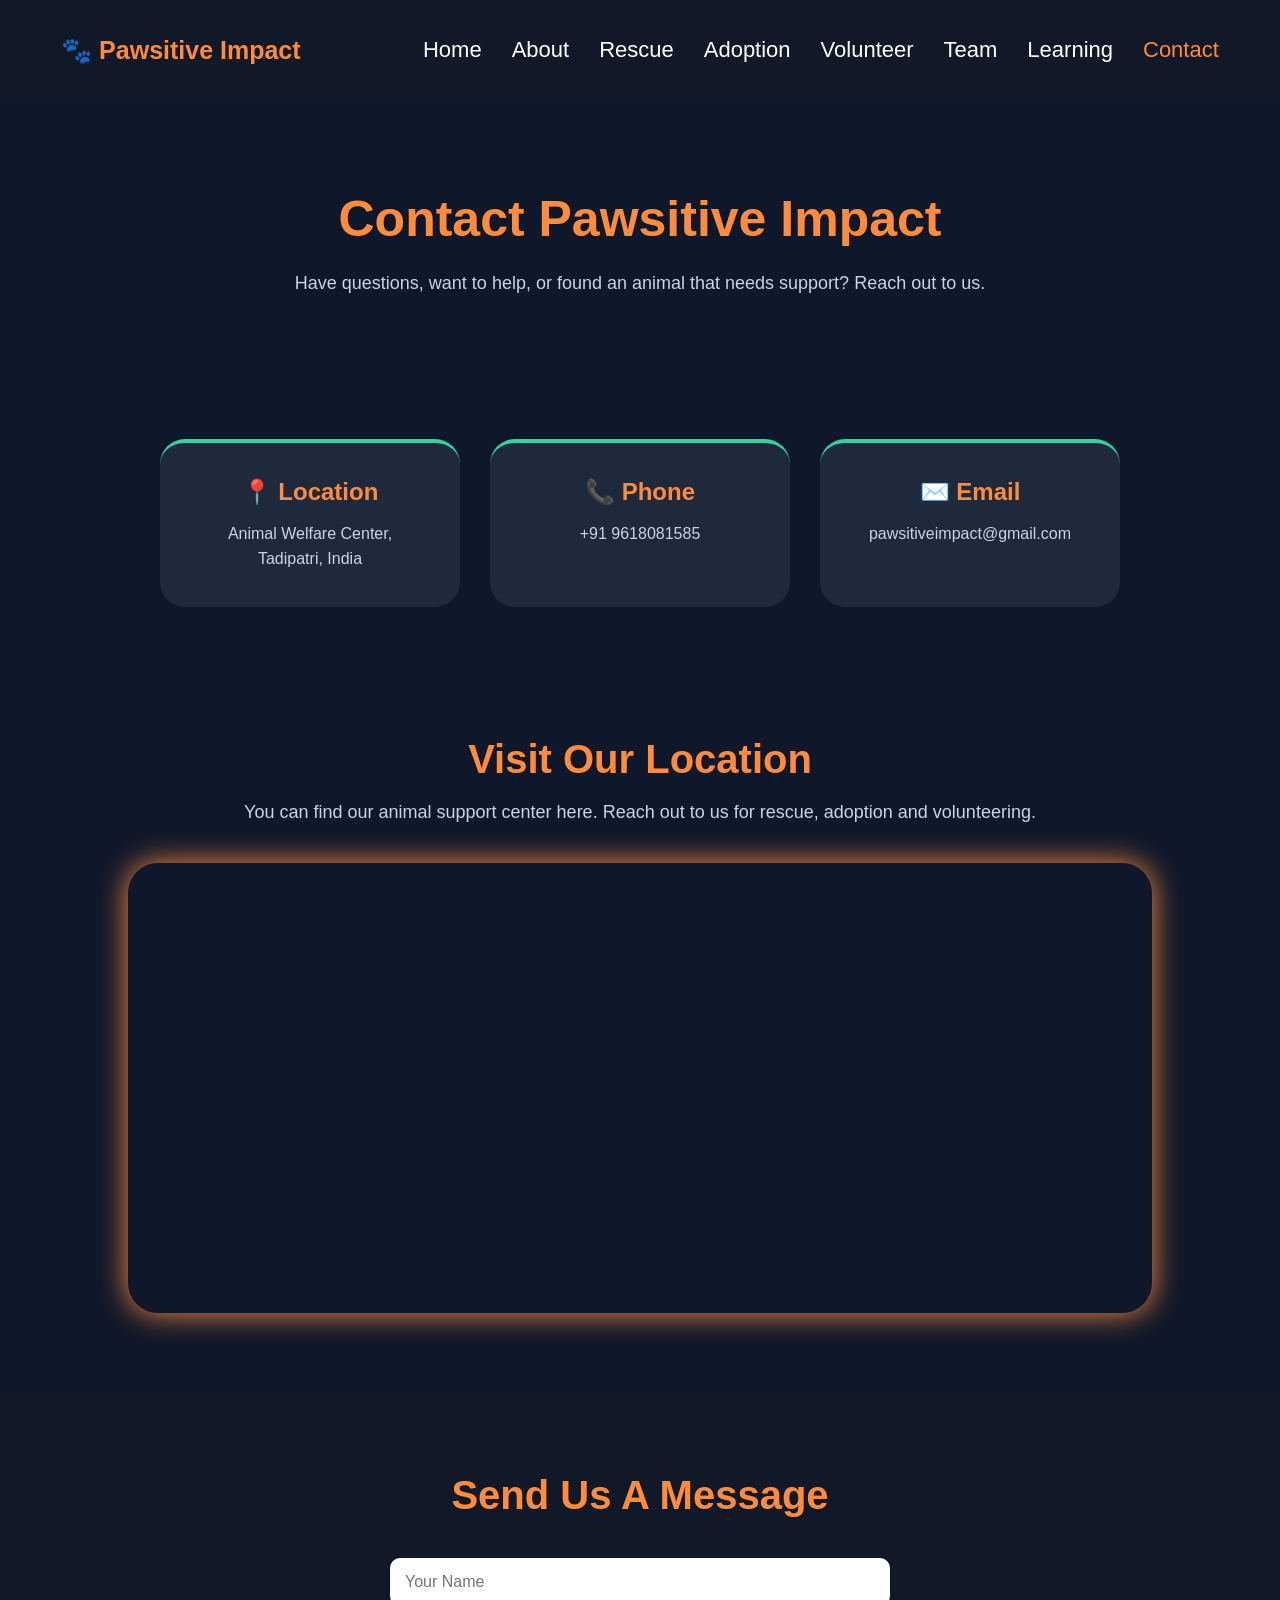
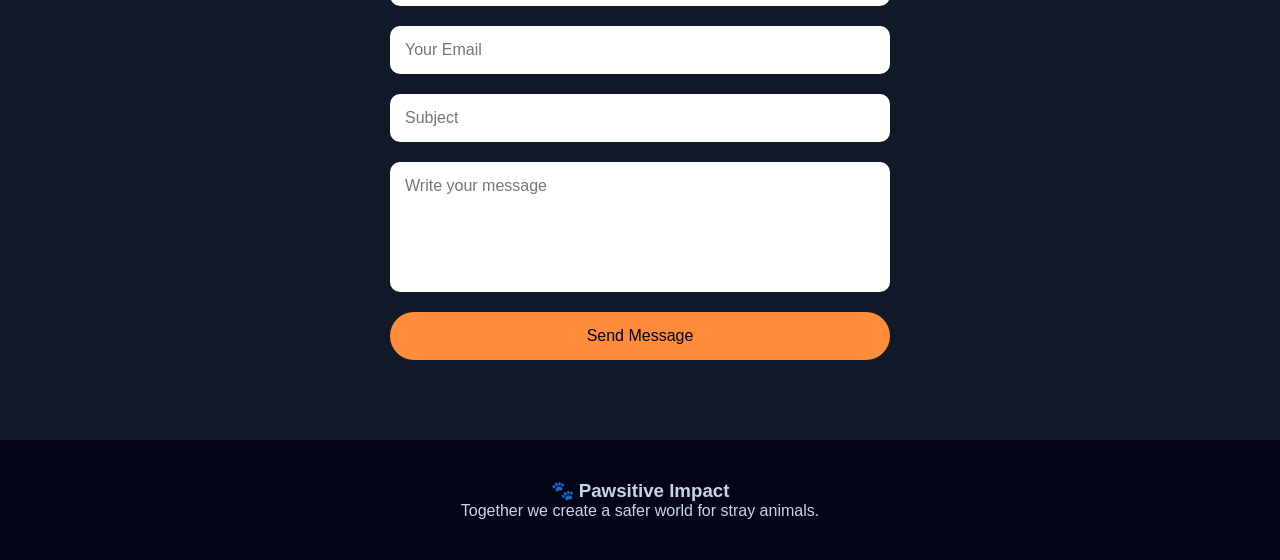
<file: contact.html>
<!DOCTYPE html>

<html>

<head>

<title>Contact | Pawsitive Impact</title>

<link rel="stylesheet" href="style.css">

</head>


<body>



<!-- NAVBAR -->

<nav>


<h2 class="logo">
🐾 Pawsitive Impact
</h2>



<ul>

<li><a href="index.html">Home</a></li>

<li><a href="about.html">About</a></li>

<li><a href="rescue.html">Rescue</a></li>

<li><a href="adoption.html">Adoption</a></li>

<li><a href="volunteer.html">Volunteer</a></li>

<li><a href="team.html">Team</a></li>

<li><a href="learning.html">Learning</a></li>

<li><a href="contact.html" aria-current="page">Contact</a></li>


</ul>

</nav>










<!-- CONTACT HERO -->


<section class="contact-hero">


<h1>
Contact Pawsitive Impact
</h1>


<p>

Have questions, want to help, or found an animal
that needs support? Reach out to us.

</p>



</section>









<!-- CONTACT DETAILS -->


<section class="contact-cards">



<div class="contact-card">


<h2>
📍 Location
</h2>


<p>

Animal Welfare Center,
Tadipatri, India

</p>


</div>





<div class="contact-card">


<h2>
📞 Phone
</h2>


<p>

+91 9618081585

</p>


</div>







<div class="contact-card">


<h2>
✉️ Email
</h2>


<p>

pawsitiveimpact@gmail.com

</p>


</div>





</section>



<!-- LOCATION SECTION -->


<section class="location-section">


<h1>
Visit Our Location
</h1>



<p>

You can find our animal support center here.
Reach out to us for rescue, adoption and volunteering.

</p>





<div class="map-container">


<iframe

src="https://www.google.com/maps?q=tadipatri,India&output=embed"

loading="lazy">

</iframe>



</div>



</section>








<!-- CONTACT FORM -->


<section class="message-section">


<h1>
Send Us A Message
</h1>




<form id="contactForm">



<input 
type="text"
id="cname"
placeholder="Your Name"
required
>




<input

type="email"

id="cemail"

placeholder="Your Email"

required

>




<input

type="text"

id="subject"

placeholder="Subject"

required

>




<textarea

id="message"

placeholder="Write your message"

></textarea>





<button>

Send Message

</button>



</form>





</section>









<footer>


<h3>
🐾 Pawsitive Impact
</h3>


<p>

Together we create a safer world for stray animals.

</p>


</footer>










</body>

</html>
</file>
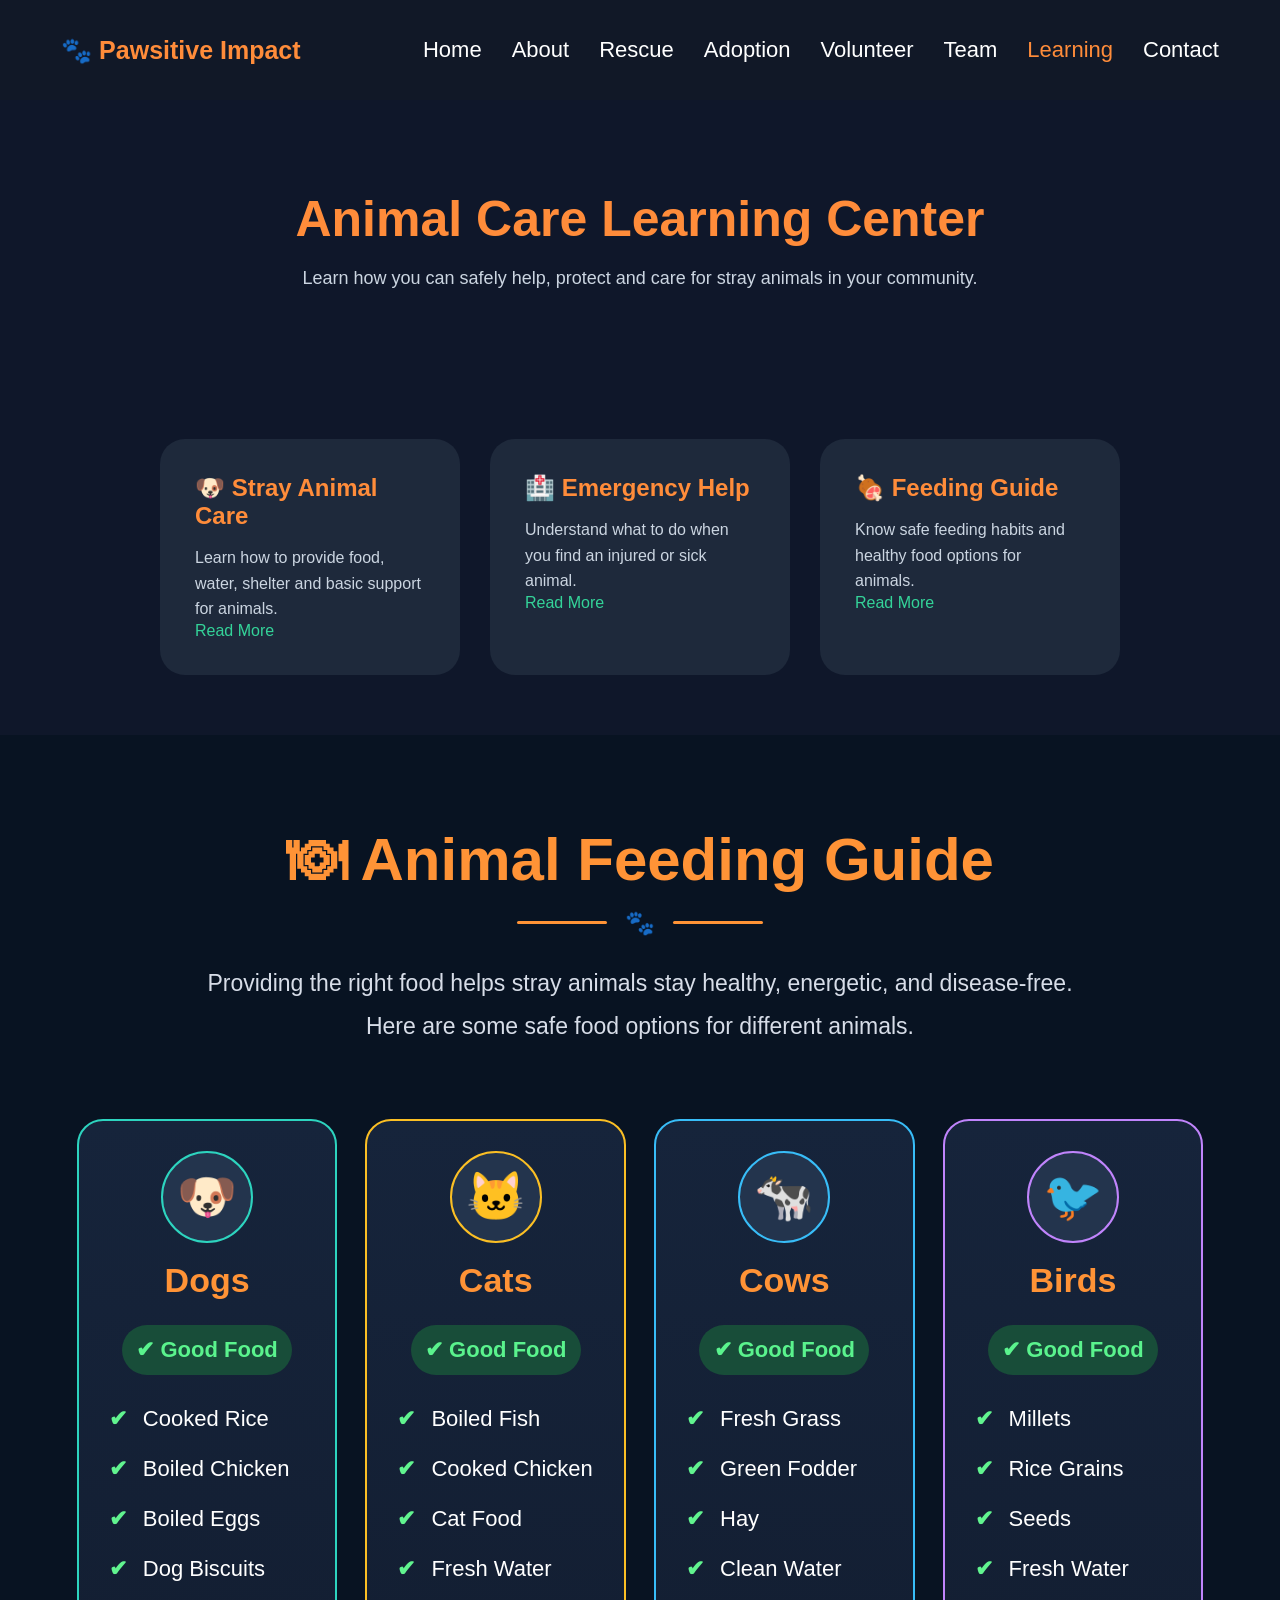
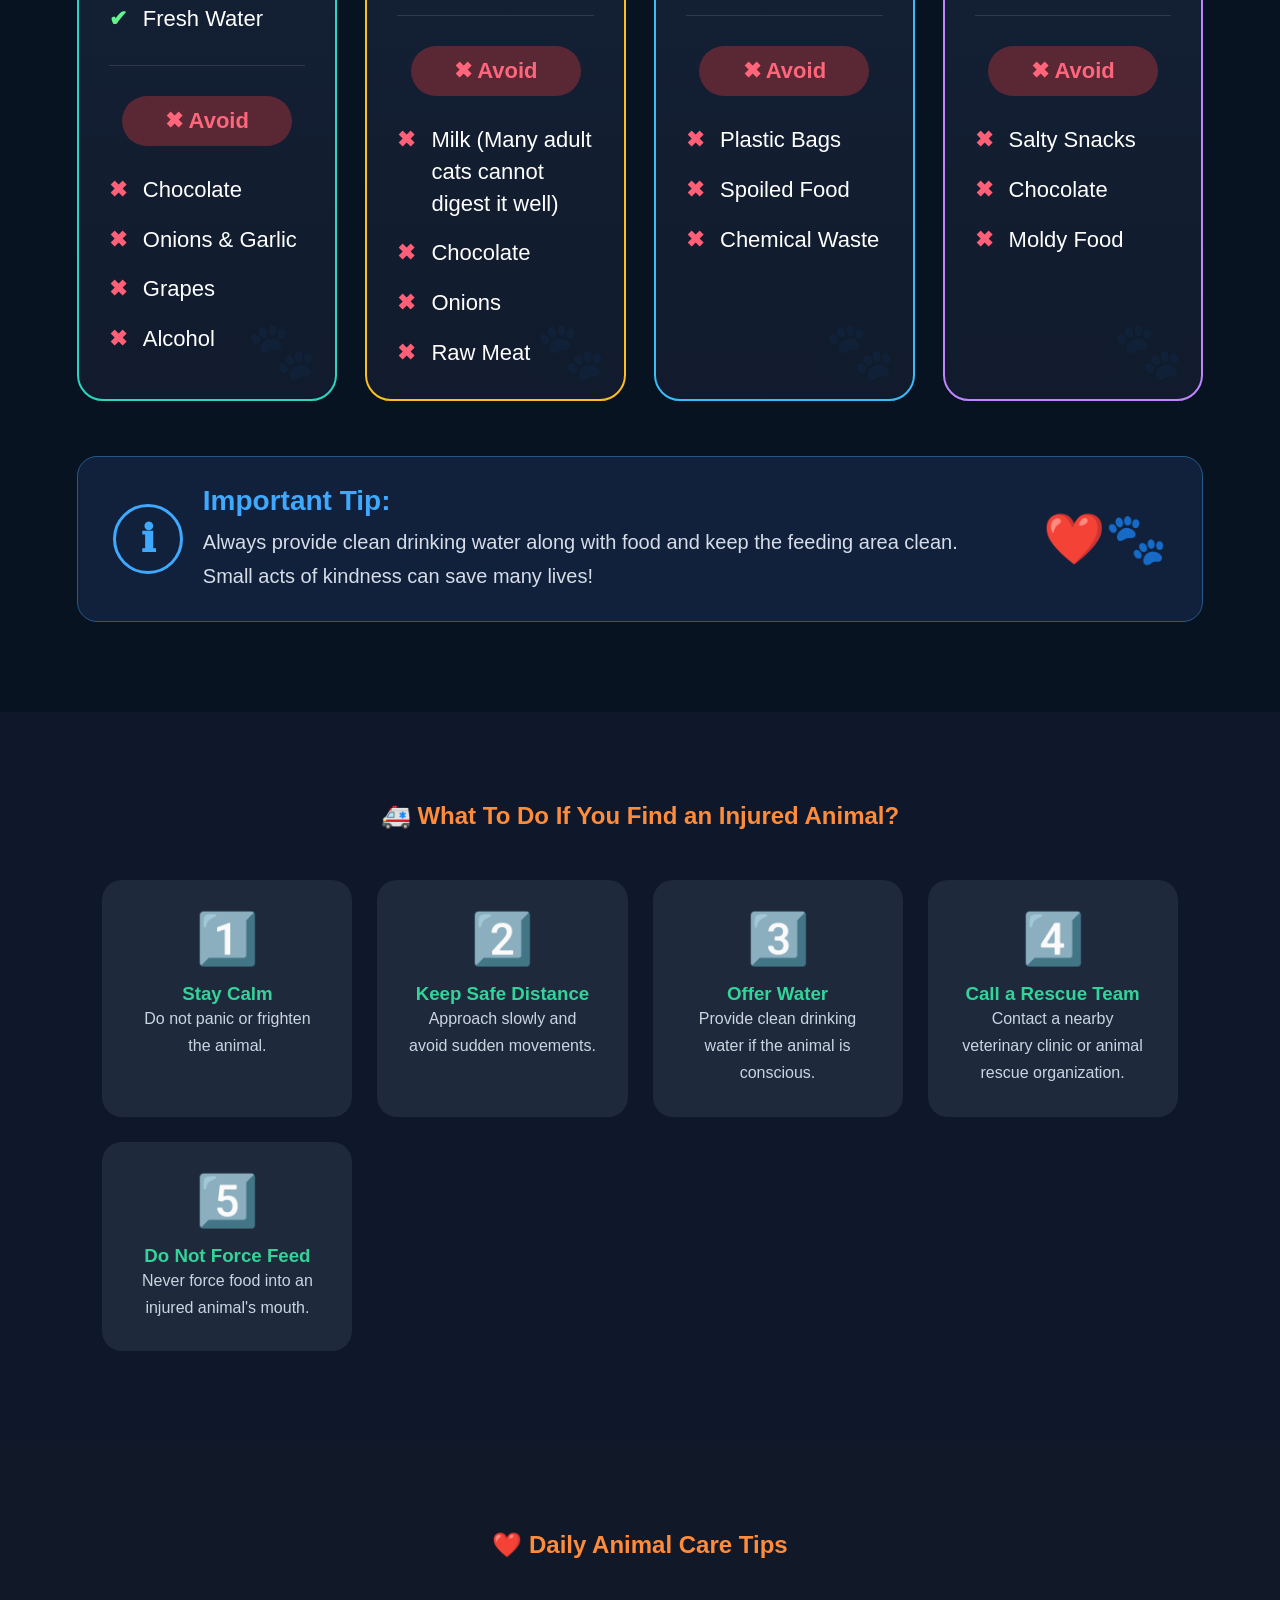
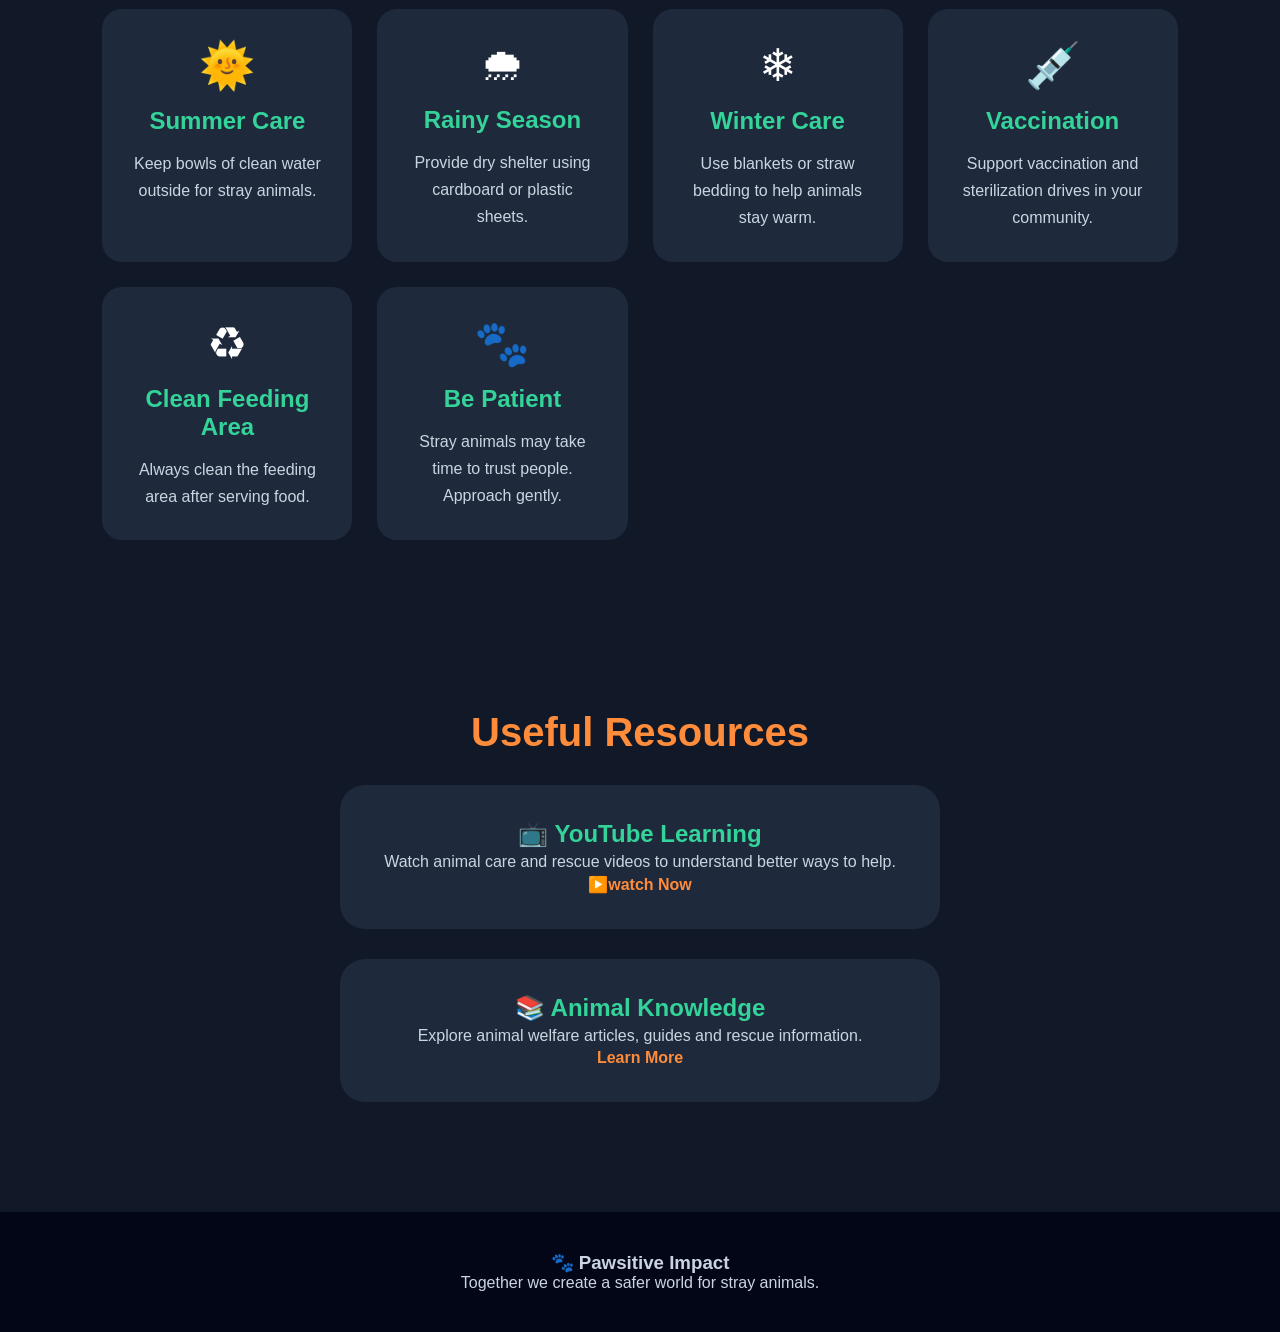
<file: learning.html>
<!DOCTYPE html>

<html>

<head>

<title>Learning Center | Pawsitive Impact</title>

<link rel="stylesheet" href="style.css">

</head>


<body>


<nav>

<h2 class="logo">
🐾 Pawsitive Impact
</h2>


<ul>

<li><a href="index.html">Home</a></li>

<li><a href="about.html">About</a></li>

<li><a href="rescue.html">Rescue</a></li>

<li><a href="adoption.html">Adoption</a></li>

<li><a href="volunteer.html">Volunteer</a></li>

<li><a href="team.html">Team</a></li>

<li><a href="learning.html" aria-current="page">Learning</a></li>

<li><a href="contact.html">Contact</a></li>


</ul>

</nav>







<section class="learning-hero">


<h1>

Animal Care Learning Center

</h1>


<p>

Learn how you can safely help, protect and care
for stray animals in your community.

</p>


</section>









<section class="learning-cards">





<div class="learn-card">


<h2>
🐶 Stray Animal Care
</h2>


<p>

Learn how to provide food, water,
shelter and basic support for animals.

</p>


<a href="#">
Read More
</a>


</div>








<div class="learn-card">


<h2>
🏥 Emergency Help
</h2>


<p>

Understand what to do when you find
an injured or sick animal.

</p>


<a href="#">
Read More
</a>


</div>







<div class="learn-card">


<h2>
🍖 Feeding Guide
</h2>


<p>

Know safe feeding habits and
healthy food options for animals.

</p>


<a href="#">
Read More
</a>


</div>

</section>



<!-- =========================================
        ANIMAL FEEDING GUIDE
========================================== -->

<section class="feeding-guide">

    <div class="feed-heading">

        <h1>🍽 Animal Feeding Guide</h1>

        <div class="heading-line">
            <span></span>
            🐾
            <span></span>
        </div>

        <p>
            Providing the right food helps stray animals stay healthy,
            energetic, and disease-free.
            <br>
            Here are some safe food options for different animals.
        </p>

    </div>


    <div class="feeding-grid">


        <!-- DOG -->

        <div class="feed-card dog">

            <div class="animal-circle">
                🐶
            </div>

            <h2>Dogs</h2>

            <div class="food-tag good-tag">
                ✔ Good Food
            </div>

            <div class="food-list">

                <div class="food good">Cooked Rice</div>

                <div class="food good">Boiled Chicken</div>

                <div class="food good">Boiled Eggs</div>

                <div class="food good">Dog Biscuits</div>

                <div class="food good">Fresh Water</div>

            </div>

            <div class="divider"></div>

            <div class="food-tag bad-tag">
                ✖ Avoid
            </div>

            <div class="food-list">

                <div class="food bad">Chocolate</div>

                <div class="food bad">Onions & Garlic</div>

                <div class="food bad">Grapes</div>

                <div class="food bad">Alcohol</div>

            </div>

            <div class="paw-bg">
                🐾
            </div>

        </div>



        <!-- CAT -->

        <div class="feed-card cat">

            <div class="animal-circle">
                🐱
            </div>

            <h2>Cats</h2>

            <div class="food-tag good-tag">
                ✔ Good Food
            </div>

            <div class="food-list">

                <div class="food good">Boiled Fish</div>

                <div class="food good">Cooked Chicken</div>

                <div class="food good">Cat Food</div>

                <div class="food good">Fresh Water</div>

            </div>

            <div class="divider"></div>

            <div class="food-tag bad-tag">
                ✖ Avoid
            </div>

            <div class="food-list">

                <div class="food bad">
                    Milk (Many adult cats cannot digest it well)
                </div>

                <div class="food bad">Chocolate</div>

                <div class="food bad">Onions</div>

                <div class="food bad">Raw Meat</div>

            </div>

            <div class="paw-bg">
                🐾
            </div>

        </div>



        <!-- COW -->

        <div class="feed-card cow">

            <div class="animal-circle">
                🐄
            </div>

            <h2>Cows</h2>

            <div class="food-tag good-tag">
                ✔ Good Food
            </div>

            <div class="food-list">

                <div class="food good">Fresh Grass</div>

                <div class="food good">Green Fodder</div>

                <div class="food good">Hay</div>

                <div class="food good">Clean Water</div>

            </div>

            <div class="divider"></div>

            <div class="food-tag bad-tag">
                ✖ Avoid
            </div>

            <div class="food-list">

                <div class="food bad">Plastic Bags</div>

                <div class="food bad">Spoiled Food</div>

                <div class="food bad">Chemical Waste</div>

            </div>

            <div class="paw-bg">
                🐾
            </div>

        </div>



        <!-- BIRD -->

        <div class="feed-card bird">

            <div class="animal-circle">
                🐦
            </div>

            <h2>Birds</h2>

            <div class="food-tag good-tag">
                ✔ Good Food
            </div>

            <div class="food-list">

                <div class="food good">Millets</div>

                <div class="food good">Rice Grains</div>

                <div class="food good">Seeds</div>

                <div class="food good">Fresh Water</div>

            </div>

            <div class="divider"></div>

            <div class="food-tag bad-tag">
                ✖ Avoid
            </div>

            <div class="food-list">

                <div class="food bad">Salty Snacks</div>

                <div class="food bad">Chocolate</div>

                <div class="food bad">Moldy Food</div>

            </div>

            <div class="paw-bg">
                🐾
            </div>

        </div>


    </div>



    <!-- INFORMATION BOX -->

    <div class="feeding-info">

        <div class="info-left">

            <div class="info-icon">
                ℹ
            </div>

            <div>

                <h3>Important Tip:</h3>

                <p>

                    Always provide clean drinking water along with food and
                    keep the feeding area clean.

                    <br>

                    Small acts of kindness can save many lives!

                </p>

            </div>

        </div>

        <div class="info-paw">
            ❤️🐾
        </div>

    </div>

</section>


<section class="emergency-steps">

<h1>🚑 What To Do If You Find an Injured Animal?</h1>

<div class="steps">

<div class="step">
<span>1️⃣</span>
<h3>Stay Calm</h3>
<p>Do not panic or frighten the animal.</p>
</div>

<div class="step">
<span>2️⃣</span>
<h3>Keep Safe Distance</h3>
<p>Approach slowly and avoid sudden movements.</p>
</div>

<div class="step">
<span>3️⃣</span>
<h3>Offer Water</h3>
<p>Provide clean drinking water if the animal is conscious.</p>
</div>

<div class="step">
<span>4️⃣</span>
<h3>Call a Rescue Team</h3>
<p>Contact a nearby veterinary clinic or animal rescue organization.</p>
</div>

<div class="step">
<span>5️⃣</span>
<h3>Do Not Force Feed</h3>
<p>Never force food into an injured animal's mouth.</p>
</div>

</div>

</section>



<section class="care-tips">

<h1>❤️ Daily Animal Care Tips</h1>

<div class="tips-grid">

<div class="tip">
🌞
<h3>Summer Care</h3>
<p>Keep bowls of clean water outside for stray animals.</p>
</div>

<div class="tip">
🌧
<h3>Rainy Season</h3>
<p>Provide dry shelter using cardboard or plastic sheets.</p>
</div>

<div class="tip">
❄
<h3>Winter Care</h3>
<p>Use blankets or straw bedding to help animals stay warm.</p>
</div>

<div class="tip">
💉
<h3>Vaccination</h3>
<p>Support vaccination and sterilization drives in your community.</p>
</div>

<div class="tip">
♻
<h3>Clean Feeding Area</h3>
<p>Always clean the feeding area after serving food.</p>
</div>

<div class="tip">
🐾
<h3>Be Patient</h3>
<p>Stray animals may take time to trust people. Approach gently.</p>
</div>

</div>

</section>








<section class="resources">


<h1>

Useful Resources

</h1>




<div class="resource-box">



<h2>
📺 YouTube Learning
</h2>


<p>

Watch animal care and rescue videos
to understand better ways to help.

</p>


<a href="https://www.youtube.com/watch?v=P52cia7eH3A">

▶️watch Now

</a>


</div>






<div class="resource-box">



<h2>
📚 Animal Knowledge
</h2>


<p>

Explore animal welfare articles,
guides and rescue information.

</p>


<a href="https://www.aspca.org">

Learn More

</a>


</div>






</section>









<footer>


<h3>
🐾 Pawsitive Impact
</h3>


<p>

Together we create a safer world for stray animals.

</p>


</footer>



</body>


</html>
</file>
<file: style.css>
*{

margin:0;
padding:0;
box-sizing:border-box;
font-family:'Segoe UI',sans-serif;

}



body{

background:#0f172a;
color:white;

}



nav{

height:100px;

display:flex;

justify-content:space-around;

align-items:center;

background:#111827;

position:sticky;

top:0;

z-index:10;

}



.logo{

color:#ff8c3a;

font-size:25px;

}



ul{

display:flex;
font-size:22px;

gap:30px;

list-style:none;

}



li{

cursor:pointer;

}



li:hover{

color:#ff8c3a;

}
nav a{

text-decoration:none;
color:white;

}


nav a:hover{

color:#ff8c3a;


}

nav a[aria-current="page"]{

color:#ff8c3a;

}







.hero{


min-height:90vh;

display:flex;

align-items:center;

justify-content:space-between;

padding:70px 10%;

gap:50px;


}




.hero-text{

width:50%;

}




.hero-text h1{

font-size:55px;

color:#ff8c3a;

}



.hero-text p{

font-size:18px;

line-height:1.7;

margin:25px 0;

color:#cbd5e1;

}



button{

padding:15px 35px;

border:none;

border-radius:30px;

background:#ff8c3a;

font-size:16px;

}





.hero-image img{


width:450px;

border-radius:40px;

box-shadow:0 0 30px #ff8c3a;


}







.impact{

padding:80px 10%;

text-align:center;

}



.impact-cards{

display:flex;

gap:30px;

margin-top:40px;

justify-content:center;

flex-wrap:wrap;

}



.impact-cards div{


background:#1e293b;

padding:30px;

width:300px;

border-radius:25px;


}






.team{

padding:80px 10%;

}



.team h1{

text-align:center;

font-size:40px;

color:#ff8c3a;

}



.subtitle{

text-align:center;

margin:20px;

color:#cbd5e1;

}






.member{


display:flex;

align-items:center;

gap:60px;

margin:70px 0;

background:#1e293b;

padding:35px;

border-radius:30px;


}





.member.reverse{

flex-direction:row-reverse;

}




.member img{


width:300px;

height:400px;

object-fit:cover;

border-radius:30px;



}




.member-info{


flex:1;

}



.member-info h2{

font-size:32px;

color:#ff8c3a;

}



.member-info h3{

margin:15px 0;

color:#34d399;

}



.member-info p{

font-size:18px;

line-height:1.7;

color:#cbd5e1;

}





footer{

background:#020617;

text-align:center;

padding:40px;

color:#cbd5e1;

}







@media(max-width:800px){


.hero,
.member,
.member.reverse{


flex-direction:column;

}



.hero-text{

width:100%;

}


.member img{

width:100%;

}


ul{

display:none;

}


}



/* about page */

/* ABOUT PAGE */


.about-hero{

min-height:90vh;

display:flex;

align-items:center;

justify-content:space-between;

padding:80px 10%;

gap:50px;

}




.about-text{

width:50%;

}



.about-text h1{

font-size:50px;

color:#ff8c3a;

margin-bottom:25px;

}



.about-text p{

font-size:18px;

line-height:1.8;

color:#cbd5e1;

margin-bottom:20px;

}




.about-image img{


width:450px;

border-radius:40px;

box-shadow:0 0 30px #ff8c3a;


}









.vision{


padding:80px 10%;

text-align:center;


}



.vision h1{

font-size:40px;

color:#ff8c3a;

}





.about-cards{


display:flex;

justify-content:center;

gap:30px;

margin-top:50px;

flex-wrap:wrap;


}





.about-card{


background:#1e293b;

width:300px;

padding:35px;

border-radius:25px;

transition:.3s;


}




.about-card:hover{


transform:translateY(-10px);


}





.about-card h2{


color:#ff8c3a;

margin-bottom:15px;


}





.about-card p{


color:#cbd5e1;

line-height:1.7;


}









.story{


padding:80px 15%;

text-align:center;

background:#111827;


}



.story h1{


color:#ff8c3a;

font-size:40px;

margin-bottom:30px;


}




.story p{


color:#cbd5e1;

font-size:18px;

line-height:1.8;

margin-bottom:20px;


}

/*=========================================
            REWARDS SECTION
=========================================*/

.rewards{
    padding:90px 8%;
    background:#0f172a;
    text-align:center;
}

.rewards h1{
    font-size:48px;
    color:#ff8c3a;
    margin-bottom:20px;
    font-weight:700;
}

.reward-subtitle{
    max-width:850px;
    margin:0 auto 60px;
    color:#cbd5e1;
    font-size:19px;
    line-height:1.8;
}

/*=========================================
              CARD GRID
=========================================*/

.reward-cards{

    display:grid;

    grid-template-columns:repeat(auto-fit,minmax(330px,1fr));

    gap:35px;

    align-items:stretch;

}

/*=========================================
             REWARD CARD
=========================================*/

.reward-card{

    position:relative;

    background:rgba(30,41,59,.95);

    backdrop-filter:blur(12px);

    border-radius:22px;

    padding:35px;

    overflow:hidden;

    display:flex;

    flex-direction:column;

    min-height:470px;

    transition:.4s;

    border:1px solid rgba(255,140,58,.25);

    box-shadow:0 15px 35px rgba(0,0,0,.25);

}

/* glowing top border */

.reward-card::before{

    content:"";

    position:absolute;

    top:0;

    left:0;

    width:100%;

    height:5px;

    background:linear-gradient(90deg,#ff8c3a,#ffb347,#ffd54f);

}

.reward-card:hover{

    transform:translateY(-12px);

    box-shadow:0 18px 40px rgba(255,140,58,.35);

    border-color:#ff8c3a;

}

/*=========================================
            CARD CONTENT
=========================================*/

.reward-card h2{

    color:#ff8c3a;

    font-size:28px;

    margin-bottom:18px;

    font-weight:700;

}

.reward-card p{

    color:#cbd5e1;

    line-height:1.8;

    margin-bottom:25px;

    font-size:17px;

}

.reward-card h3{

    color:#FFD54F;

    font-size:22px;

    margin-bottom:20px;

}

/*=========================================
          REWARD LIST
=========================================*/

.reward-card ul{

    list-style:none;

    margin-top:auto;

    padding:0;

    display:flex;

    flex-direction:column;

    gap:14px;

}

.reward-card ul li{

    display:flex;

    align-items:center;

    background:#263445;

    padding:14px 18px;

    border-radius:12px;

    color:white;

    font-size:16px;

    transition:.3s;

    border-left:5px solid #ff8c3a;

}

.reward-card ul li:hover{

    background:#31445d;

    transform:translateX(6px);

}

.reward-card ul li::before{

    content:"🎁";

    margin-right:12px;

    font-size:18px;

}

/*=========================================
          LEVEL TABLE
=========================================*/

.reward-levels{

    margin-top:90px;

}

.reward-levels h2{

    color:#ff8c3a;

    font-size:38px;

    margin-bottom:30px;

}

.reward-levels table{

    width:100%;

    border-collapse:collapse;

    overflow:hidden;

    border-radius:18px;

    background:#1e293b;

    box-shadow:0 15px 30px rgba(0,0,0,.25);

}

.reward-levels th{

    background:linear-gradient(90deg,#ff8c3a,#ffb347);

    color:#111827;

    padding:20px;

    font-size:18px;

}

.reward-levels td{

    padding:18px;

    color:#d8dee9;

    border-bottom:1px solid rgba(255,255,255,.08);

}

.reward-levels tr:hover{

    background:#2a3b52;

}

/*=========================================
            COUPON SECTION
=========================================*/

.coupon-section{

    margin-top:90px;

}

.coupon-section h2{

    color:#ff8c3a;

    font-size:38px;

    margin-bottom:40px;

}

.coupon-grid{

    display:grid;

    grid-template-columns:repeat(auto-fit,minmax(270px,1fr));

    gap:30px;

}

.coupon{

    background:linear-gradient(135deg,#ff8c3a,#ffb347);

    color:#111827;

    padding:35px;

    border-radius:20px;

    box-shadow:0 15px 30px rgba(0,0,0,.25);

    transition:.4s;

}

.coupon:hover{

    transform:translateY(-10px) scale(1.03);

}

.coupon h3{

    font-size:30px;

    margin-bottom:15px;

}

.coupon p{

    font-size:17px;

    line-height:1.7;

}

/*=========================================
             BADGES
=========================================*/

.badges{

    padding:90px 8%;

    text-align:center;

}

.badges h1{

    color:#ff8c3a;

    font-size:45px;

    margin-bottom:50px;

}

.badge-grid{

    display:grid;

    grid-template-columns:repeat(auto-fit,minmax(200px,1fr));

    gap:30px;

}

.badge{

    background:#1e293b;

    padding:30px;

    border-radius:20px;

    transition:.4s;

    border:1px solid rgba(255,140,58,.2);

}

.badge:hover{

    transform:translateY(-10px);

    box-shadow:0 15px 35px rgba(255,140,58,.3);

}

.badge span{

    display:block;

    font-size:60px;

    margin-bottom:18px;

}

.badge h3{

    color:#ff8c3a;

    margin-bottom:12px;

}

.badge p{

    color:#cbd5e1;

    line-height:1.7;

}

/*=========================================
          RESPONSIVE
=========================================*/

@media(max-width:900px){

.reward-cards{

grid-template-columns:1fr;

}

.reward-card{

min-height:auto;

}

.coupon-grid{

grid-template-columns:1fr;

}

.badge-grid{

grid-template-columns:1fr;

}

.reward-levels{

overflow-x:auto;

}

.reward-levels table{

min-width:700px;

}

}

@media(max-width:600px){

.rewards h1{

font-size:36px;

}

.reward-subtitle{

font-size:16px;

}

.reward-card{

padding:25px;

}

.reward-card h2{

font-size:24px;

}

.reward-card p{

font-size:16px;

}

}








@media(max-width:800px){


.about-hero{

flex-direction:column;

}



.about-text{

width:100%;

}



.about-image img{

width:100%;

}


}



/* rescue page */

/* RESCUE PAGE */



.rescue-hero{


min-height:90vh;

display:flex;

align-items:center;

justify-content:space-between;

padding:80px 10%;

gap:50px;


}





.rescue-content{


width:50%;


}




.rescue-content h1{


font-size:50px;

color:#ff8c3a;

margin-bottom:25px;


}





.rescue-content p{


font-size:18px;

line-height:1.8;

color:#cbd5e1;

margin-bottom:30px;


}






.rescue-content button{


background:#ff8c3a;

padding:15px 35px;

border:none;

border-radius:30px;

cursor:pointer;


}








.rescue-image img{


width:450px;

border-radius:40px;

box-shadow:0 0 30px #ff8c3a;


}


#locationResult{

margin-top:20px;

color:#34d399;

font-size:16px;

line-height:1.7;

}


#locationResult a{

color:#ff8c3a;

text-decoration:none;

}







.rescue-process{


padding:80px 10%;

text-align:center;


}





.rescue-process h1{


font-size:40px;

color:#ff8c3a;


}







.rescue-cards{


display:flex;

justify-content:center;

gap:30px;

margin-top:50px;

flex-wrap:wrap;


}








.rescue-card{


width:300px;

background:#1e293b;

padding:35px;

border-radius:25px;


}





.rescue-card h2{


color:#ff8c3a;

margin-bottom:15px;


}




.rescue-card p{


color:#cbd5e1;

line-height:1.7;


}









.report-section{


background:#111827;

padding:80px 10%;

text-align:center;


}






.report-section h1{


color:#ff8c3a;

font-size:40px;

margin-bottom:40px;


}


/*==========================
EMERGENCY CONTACT
===========================*/

.emergency-contact{
padding:80px 10%;
text-align:center;
background:#111827;
}

.emergency-contact h1{
font-size:42px;
color:#ff8c3a;
margin-bottom:20px;
}

.emergency-contact p{
color:#cbd5e1;
max-width:750px;
margin:auto;
line-height:1.8;
margin-bottom:50px;
}

.contact-boxes{
display:grid;
grid-template-columns:repeat(auto-fit,minmax(250px,1fr));
gap:25px;
}

.contact-card{
background:#1e293b;
padding:35px;
border-radius:20px;
transition:.4s;
border-top:4px solid #34d399;
}

.contact-card:hover{
transform:translateY(-8px);
box-shadow:0 12px 25px rgba(52,211,153,.3);
}

.contact-card h2{
color:#34d399;
margin-bottom:15px;
}

.contact-card p{
color:white;
}

/*==========================
BEFORE RESCUE
===========================*/

.before-rescue{
padding:90px 10%;
text-align:center;
}

.before-rescue h1{
color:#ff8c3a;
font-size:42px;
margin-bottom:50px;
}

.before-grid{
display:grid;
grid-template-columns:repeat(auto-fit,minmax(250px,1fr));
gap:30px;
}

.before-card{
background:#1e293b;
padding:35px;
border-radius:20px;
transition:.4s;
}

.before-card:hover{
transform:translateY(-10px);
}

.before-card span{
font-size:55px;
display:block;
margin-bottom:15px;
}

.before-card h2{
color:#34d399;
margin-bottom:15px;
}

.before-card p{
color:#cbd5e1;
line-height:1.8;
}

/*==========================
STATS
===========================*/

.rescue-stats{
padding:90px 10%;
background:#111827;
text-align:center;
}

.rescue-stats h1{
color:#ff8c3a;
font-size:42px;
margin-bottom:50px;
}

.stats-grid{
display:grid;
grid-template-columns:repeat(auto-fit,minmax(220px,1fr));
gap:30px;
}

.stat-box{
background:#1e293b;
padding:40px;
border-radius:20px;
}

.stat-box h2{
font-size:45px;
color:#34d399;
}

.stat-box p{
color:#cbd5e1;
margin-top:10px;
}

/*==========================
TIPS
===========================*/

.rescue-tips{
padding:90px 10%;
text-align:center;
}

.rescue-tips h1{
color:#ff8c3a;
margin-bottom:50px;
font-size:42px;
}

.tips-grid{
display:grid;
grid-template-columns:repeat(auto-fit,minmax(220px,1fr));
gap:25px;
}

.tip-card{
background:#1e293b;
padding:35px;
border-radius:20px;
font-size:45px;
transition:.4s;
}

.tip-card:hover{
transform:translateY(-8px);
}

.tip-card h3{
font-size:25px;
color:#34d399;
margin:20px 0;
}

.tip-card p{
font-size:16px;
color:#cbd5e1;
line-height:1.7;
}

/*==========================
FAQ
===========================*/

.faq{
padding:90px 10%;
background:#111827;
}

.faq h1{
text-align:center;
color:#ff8c3a;
margin-bottom:50px;
font-size:42px;
}

.faq-box{
background:#1e293b;
padding:30px;
margin-bottom:20px;
border-left:5px solid #ff8c3a;
border-radius:15px;
}

.faq-box h3{
color:#34d399;
margin-bottom:15px;
}

.faq-box p{
color:#cbd5e1;
line-height:1.8;
}





form{


max-width:500px;

margin:auto;

display:flex;

flex-direction:column;

gap:20px;


}







input,
textarea,
select{


padding:15px;

border-radius:10px;

border:none;

font-size:16px;


}





textarea{


height:120px;

resize:none;


}






form button{


background:#ff8c3a;

cursor:pointer;


}










@media(max-width:800px){


.rescue-hero{


flex-direction:column;


}



.rescue-content{


width:100%;


}



.rescue-image img{


width:100%;


}



}



/* adoption page */


/* ADOPTION PAGE */


.adoption-header{

padding:80px 10%;

text-align:center;

}


.adoption-header h1{

font-size:50px;

color:#ff8c3a;

}



.adoption-header p{

font-size:18px;

color:#cbd5e1;

margin-top:20px;

}







.filter{

text-align:center;

margin-bottom:40px;

}



.filter button{

margin:10px;

cursor:pointer;

}









.animals{


display:flex;

justify-content:center;

gap:30px;

flex-wrap:wrap;

padding:40px 10%;


}





.animal-card{


background:#1e293b;

width:300px;

border-radius:25px;

overflow:hidden;

text-align:center;

padding-bottom:25px;


}




.animal-card img{


width:100%;

height:230px;

object-fit:cover;


}





.animal-card h2{


color:#ff8c3a;

margin:15px;


}





.animal-card p{


color:#cbd5e1;

padding:0 20px;

line-height:1.6;


}







.animal-card button{


margin-top:20px;

cursor:pointer;


}



/* VOLUNTEER PAGE */


.volunteer-hero{

min-height:90vh;

padding:80px 10%;

display:flex;

align-items:center;

justify-content:space-between;

gap:50px;

}



.volunteer-hero h1{

font-size:50px;

color:#ff8c3a;

}



.volunteer-hero p{

color:#cbd5e1;

font-size:18px;

line-height:1.8;

margin-top:25px;

}




.volunteer-image img{

width:450px;

border-radius:40px;

box-shadow:0 0 30px #ff8c3a;

}








.roles{

padding:80px 10%;

text-align:center;

}



.roles h1{

color:#ff8c3a;

font-size:40px;

}





.role-cards{

display:flex;

justify-content:center;

gap:30px;

flex-wrap:wrap;

margin-top:40px;

}





.role-card{

background:#1e293b;

width:300px;

padding:35px;

border-radius:25px;

}



.role-card h2{

color:#ff8c3a;

}



.role-card p{

color:#cbd5e1;

line-height:1.6;

margin-top:15px;

}


/*==============================
SECTION COMMON
==============================*/

.section-subtitle{

max-width:800px;

margin:20px auto 60px;

color:#cbd5e1;

font-size:18px;

line-height:1.8;

}

/*==============================
WHY VOLUNTEER
==============================*/

.why-volunteer{

padding:90px 10%;

text-align:center;

}

.why-volunteer h1{

font-size:42px;

color:#ff8c3a;

margin-bottom:10px;

}

.why-grid{

display:grid;

grid-template-columns:repeat(auto-fit,minmax(260px,1fr));

gap:30px;

}

.why-card{

background:#1e293b;

padding:35px;

border-radius:20px;

transition:.4s;

border-top:4px solid #34d399;

}

.why-card:hover{

transform:translateY(-10px);

box-shadow:0 15px 30px rgba(52,211,153,.25);

}

.icon{

font-size:55px;

margin-bottom:20px;

}

.why-card h2{

color:#34d399;

margin-bottom:15px;

}

.why-card p{

color:#cbd5e1;

line-height:1.8;

}

/*==============================
BENEFITS
==============================*/

.volunteer-benefits{

padding:90px 10%;

background:#111827;

text-align:center;

}

.volunteer-benefits h1{

font-size:42px;

color:#ff8c3a;

}

.benefit-grid{

display:grid;

grid-template-columns:repeat(auto-fit,minmax(250px,1fr));

gap:30px;

}

.benefit-card{

background:#1e293b;

padding:35px;

border-radius:20px;

transition:.4s;

border-left:5px solid #ff8c3a;

}

.benefit-card:hover{

transform:scale(1.04);

}

.benefit-card span{

font-size:55px;

display:block;

margin-bottom:20px;

}

.benefit-card h2{

color:#ff8c3a;

margin-bottom:15px;

}

.benefit-card p{

color:#cbd5e1;

line-height:1.8;

}

/*==============================
VOLUNTEER JOURNEY
==============================*/

.journey{

padding:90px 8%;

text-align:center;

}

.journey h1{

font-size:42px;

color:#ff8c3a;

}

.journey-line{

display:flex;

justify-content:center;

align-items:flex-start;

gap:15px;

flex-wrap:wrap;

margin-top:60px;

}

.journey-step{

background:#1e293b;

padding:30px;

border-radius:20px;

width:230px;

transition:.4s;

}

.journey-step:hover{

transform:translateY(-10px);

}

.step-number{

width:70px;

height:70px;

background:#ff8c3a;

color:#111827;

font-size:30px;

font-weight:bold;

border-radius:50%;

display:flex;

justify-content:center;

align-items:center;

margin:auto auto 20px;

}

.journey-step h3{

color:#34d399;

margin-bottom:15px;

}

.journey-step p{

color:#cbd5e1;

line-height:1.7;

}

.journey-arrow{

font-size:45px;

color:#ff8c3a;

margin-top:80px;

}

/*==============================
RESPONSIVE
==============================*/

@media(max-width:900px){

.journey-line{

flex-direction:column;

align-items:center;

}

.journey-arrow{

transform:rotate(90deg);

margin:0;

}

}







.volunteer-form{

background:#111827;

padding:80px 10%;

text-align:center;

}



.volunteer-form h1{

color:#ff8c3a;

margin-bottom:40px;

}



.volunteer-form form{

max-width:500px;

margin:auto;

display:flex;

flex-direction:column;

gap:20px;

}



.volunteer-form input,
.volunteer-form select{


padding:15px;

border-radius:10px;

border:none;

font-size:16px;

}



.volunteer-form button{

cursor:pointer;

background:#ff8c3a;

}







@media(max-width:800px){


.volunteer-hero{

flex-direction:column;

}



.volunteer-image img{

width:100%;

}


}





/* CONTACT PAGE */


.contact-hero{

padding:90px 10%;

text-align:center;

}



.contact-hero h1{

font-size:50px;

color:#ff8c3a;

}



.contact-hero p{

color:#cbd5e1;

font-size:18px;

margin-top:20px;

line-height:1.7;

}








.contact-cards{

display:flex;

justify-content:center;

gap:30px;

padding:50px 10%;

flex-wrap:wrap;

}





.contact-card{


background:#1e293b;

width:300px;

padding:35px;

border-radius:25px;

text-align:center;


}




.contact-card h2{

color:#ff8c3a;

margin-bottom:15px;

}



.contact-card p{

color:#cbd5e1;

line-height:1.6;

}





/* LOCATION MAP */


.location-section{


padding:80px 10%;

text-align:center;


}



.location-section h1{


font-size:40px;

color:#ff8c3a;

margin-bottom:20px;


}




.location-section p{


color:#cbd5e1;

font-size:18px;

margin-bottom:40px;


}





.map-container{


width:100%;

height:450px;

border-radius:30px;

overflow:hidden;

box-shadow:0 0 30px #ff8c3a;


}




.map-container iframe{


width:100%;

height:100%;

border:0;


}




@media(max-width:800px){


.map-container{

height:300px;

}


}





.message-section{


background:#111827;

padding:80px 10%;

text-align:center;


}






.message-section h1{

color:#ff8c3a;

font-size:40px;

margin-bottom:40px;

}





.message-section form{


max-width:500px;

margin:auto;

display:flex;

flex-direction:column;

gap:20px;


}







.message-section input,
.message-section textarea{


padding:15px;

border:none;

border-radius:10px;

font-size:16px;


}




.message-section textarea{


height:130px;

resize:none;


}




.message-section button{


background:#ff8c3a;

cursor:pointer;

}









@media(max-width:800px){


.contact-cards{

flex-direction:column;

align-items:center;

}



.contact-card{

width:100%;

}


}




/* team page */
/* TEAM INTRO */


.team-intro{

padding:90px 15%;

text-align:center;

}



.team-intro h1{

font-size:50px;

color:#ff8c3a;

margin-bottom:30px;

}



.team-intro p{

color:#cbd5e1;

font-size:18px;

line-height:1.8;

margin-bottom:20px;

}




.team-container{


padding:60px 10%;


display:grid;

grid-template-columns:repeat(3,1fr);

gap:35px;


}






.team-card{


background:#1e293b;

border-radius:30px;

overflow:hidden;

text-align:center;

padding:30px;

transition:.3s;


}






.team-card:hover{


transform:translateY(-10px);


}







.team-card img{


width:100%;

height:320px;

object-fit:cover;
border-radius:30px;


}





.team-card h2{


color:#ff8c3a;

margin-top:20px;


}





.team-card h3{


color:#34d399;

margin:15px;


}





.team-card p{


color:#cbd5e1;

padding:0 25px;

line-height:1.7;


}







/* TEAM MISSION */


.team-mission{


background:#111827;

padding:80px 10%;

text-align:center;


}



.team-mission h1{

color:#ff8c3a;

font-size:40px;

}



.team-mission>p{


color:#cbd5e1;

font-size:18px;

line-height:1.7;

margin:30px;


}





.mission-box{


display:flex;

justify-content:center;

gap:30px;

flex-wrap:wrap;

}





.mission-box div{


background:#1e293b;

padding:30px;

width:280px;

border-radius:25px;


}



.mission-box h2{

color:#34d399;

margin-bottom:15px;

}



.mission-box p{

color:#cbd5e1;

}






@media(max-width:800px){


.mission-box{

flex-direction:column;

align-items:center;

}


}





/* learning page */

/* LEARNING CENTER */


.learning-hero{

padding:90px 10%;

text-align:center;

}



.learning-hero h1{

font-size:50px;

color:#ff8c3a;

}



.learning-hero p{

color:#cbd5e1;

font-size:18px;

margin-top:20px;

}








.learning-cards{


display:flex;

justify-content:center;

gap:30px;

padding:60px 10%;

flex-wrap:wrap;


}





.learn-card{


background:#1e293b;

width:300px;

padding:35px;

border-radius:25px;

}



.learn-card h2{

color:#ff8c3a;

margin-bottom:15px;

}




.learn-card p{

color:#cbd5e1;

line-height:1.6;

}




.learn-card a{


color:#34d399;

text-decoration:none;

}




/*=========================================
        ANIMAL FEEDING GUIDE
==========================================*/

/*=========================================
        ANIMAL FEEDING GUIDE
=========================================*/

.feeding-guide{
    padding:90px 6%;
    background:#081322;
}

/* ---------- Heading ---------- */

.feed-heading{
    text-align:center;
    margin-bottom:70px;
}

.feed-heading h1{
    color:#ff9336;
    font-size:60px;
    font-weight:700;
    margin-bottom:15px;
}

.heading-line{
    display:flex;
    justify-content:center;
    align-items:center;
    gap:18px;
    color:#ff9336;
    font-size:24px;
    margin-bottom:25px;
}

.heading-line span{
    width:90px;
    height:3px;
    background:#ff9336;
    border-radius:20px;
}

.feed-heading p{
    color:#d7dde8;
    font-size:23px;
    line-height:1.9;
}

/* ---------- Grid ---------- */

.feeding-grid{
    display:grid;
    grid-template-columns:repeat(4,1fr);
    gap:28px;
}

/* ---------- Cards ---------- */

.feed-card{

    position:relative;

    background:linear-gradient(180deg,#16243b,#111b2d);

    border-radius:26px;

    padding:30px;

    overflow:hidden;

    transition:.35s;

}

.feed-card:hover{

    transform:translateY(-12px);

}

/* Colored Borders */

.dog{
    border:2px solid #2dd4bf;
}

.cat{
    border:2px solid #fbbf24;
}

.cow{
    border:2px solid #38bdf8;
}

.bird{
    border:2px solid #c084fc;
}

/* Animal Circle */

.animal-circle{

    width:92px;
    height:92px;

    border-radius:50%;

    margin:auto;

    display:flex;
    justify-content:center;
    align-items:center;

    font-size:48px;

    background:#23344d;

}

.dog .animal-circle{
    border:2px solid #2dd4bf;
}

.cat .animal-circle{
    border:2px solid #fbbf24;
}

.cow .animal-circle{
    border:2px solid #38bdf8;
}

.bird .animal-circle{
    border:2px solid #c084fc;
}

/* Animal Name */

.feed-card h2{

    text-align:center;

    color:#ff9336;

    font-size:34px;

    margin:18px 0 25px;

}

/* Good / Bad Tag */

.food-tag{

    width:170px;

    margin:0 auto 28px;

    padding:12px;

    border-radius:50px;

    text-align:center;

    font-size:22px;

    font-weight:600;

}

.good-tag{

    background:#184d39;

    color:#5af38d;

}

.bad-tag{

    background:#592834;

    color:#ff667b;

}

/* Divider */

.divider{

    height:1px;

    background:rgba(255,255,255,.12);

    margin:30px 0;

}

/* Food List */

.food-list{

    display:flex;

    flex-direction:column;

    gap:18px;

}

.food{

    position:relative;

    padding-left:34px;

    font-size:22px;

    color:white;

    line-height:1.45;

}

/* Good */

.food.good::before{

    content:"✔";

    position:absolute;

    left:0;

    color:#61f48f;

    font-weight:bold;

}

/* Bad */

.food.bad::before{

    content:"✖";

    position:absolute;

    left:0;

    color:#ff6077;

    font-weight:bold;

}

/* Paw */

.paw-bg{

    position:absolute;

    right:18px;

    bottom:15px;

    font-size:56px;

    opacity:.07;

}

/* ---------- Info Box ---------- */

.feeding-info{

    margin:55px auto 0;

    background:#11213b;

    border:1px solid #245a8a;

    border-radius:20px;

    padding:28px 35px;

    display:flex;

    justify-content:space-between;

    align-items:center;

}

.info-left{

    display:flex;

    align-items:center;

    gap:20px;

}

.info-icon{

    width:70px;

    height:70px;

    border-radius:50%;

    border:3px solid #3fa8ff;

    color:#3fa8ff;

    display:flex;

    justify-content:center;

    align-items:center;

    font-size:38px;

    font-weight:bold;

}

.info-left h3{

    color:#3fa8ff;

    font-size:28px;

    margin-bottom:8px;

}

.info-left p{

    color:#d6dce8;

    font-size:20px;

    line-height:1.7;

}

.info-paw{

    font-size:50px;

}

/* ---------- Responsive ---------- */

@media(max-width:1200px){

    .feeding-grid{

        grid-template-columns:repeat(2,1fr);

    }

}

@media(max-width:768px){

    .feeding-grid{

        grid-template-columns:1fr;

    }

    .feed-heading h1{

        font-size:42px;

    }

    .feed-heading p{

        font-size:18px;

    }

    .feeding-info{

        flex-direction:column;

        text-align:center;

        gap:20px;

    }

    .info-left{

        flex-direction:column;

    }

}

/*=============================
EMERGENCY STEPS
==============================*/

.emergency-steps{

padding:90px 8%;

text-align:center;

}

.emergency-steps h1{

color:#ff8c3a;

margin-bottom:50px;

}

.steps{

display:grid;

grid-template-columns:repeat(auto-fit,minmax(220px,1fr));

gap:25px;

}

.step{

background:#1e293b;

padding:30px;

border-radius:20px;

}

.step span{

font-size:50px;

display:block;

margin-bottom:15px;

}

.step h3{

color:#34d399;

}

.step p{

color:#cbd5e1;

line-height:1.7;

}

/*=============================
CARE TIPS
==============================*/

.care-tips{

padding:90px 8%;

background:#111827;

text-align:center;

}

.care-tips h1{

color:#ff8c3a;

margin-bottom:50px;

}

.tips-grid{

display:grid;

grid-template-columns:repeat(auto-fit,minmax(250px,1fr));

gap:25px;

}

.tip{

background:#1e293b;

padding:30px;

border-radius:20px;

font-size:45px;

transition:.3s;

}

.tip:hover{

transform:translateY(-8px);

}

.tip h3{

font-size:24px;

color:#34d399;

margin:15px 0;

}

.tip p{

font-size:16px;

color:#cbd5e1;

line-height:1.7;

}






.resources{


background:#111827;

padding:80px 10%;

text-align:center;


}



.resources h1{

font-size:40px;

color:#ff8c3a;

}





.resource-box{


background:#1e293b;

padding:35px;

margin:30px auto;

max-width:600px;

border-radius:25px;


}



.resource-box h2{

color:#34d399;

}



.resource-box p{

color:#cbd5e1;

line-height:1.7;

}




.resource-box a{

color:#ff8c3a;

font-weight:bold;
text-decoration:none;

}





@media(max-width:800px){


.learning-cards{

flex-direction:column;

align-items:center;

}


}
</file>
